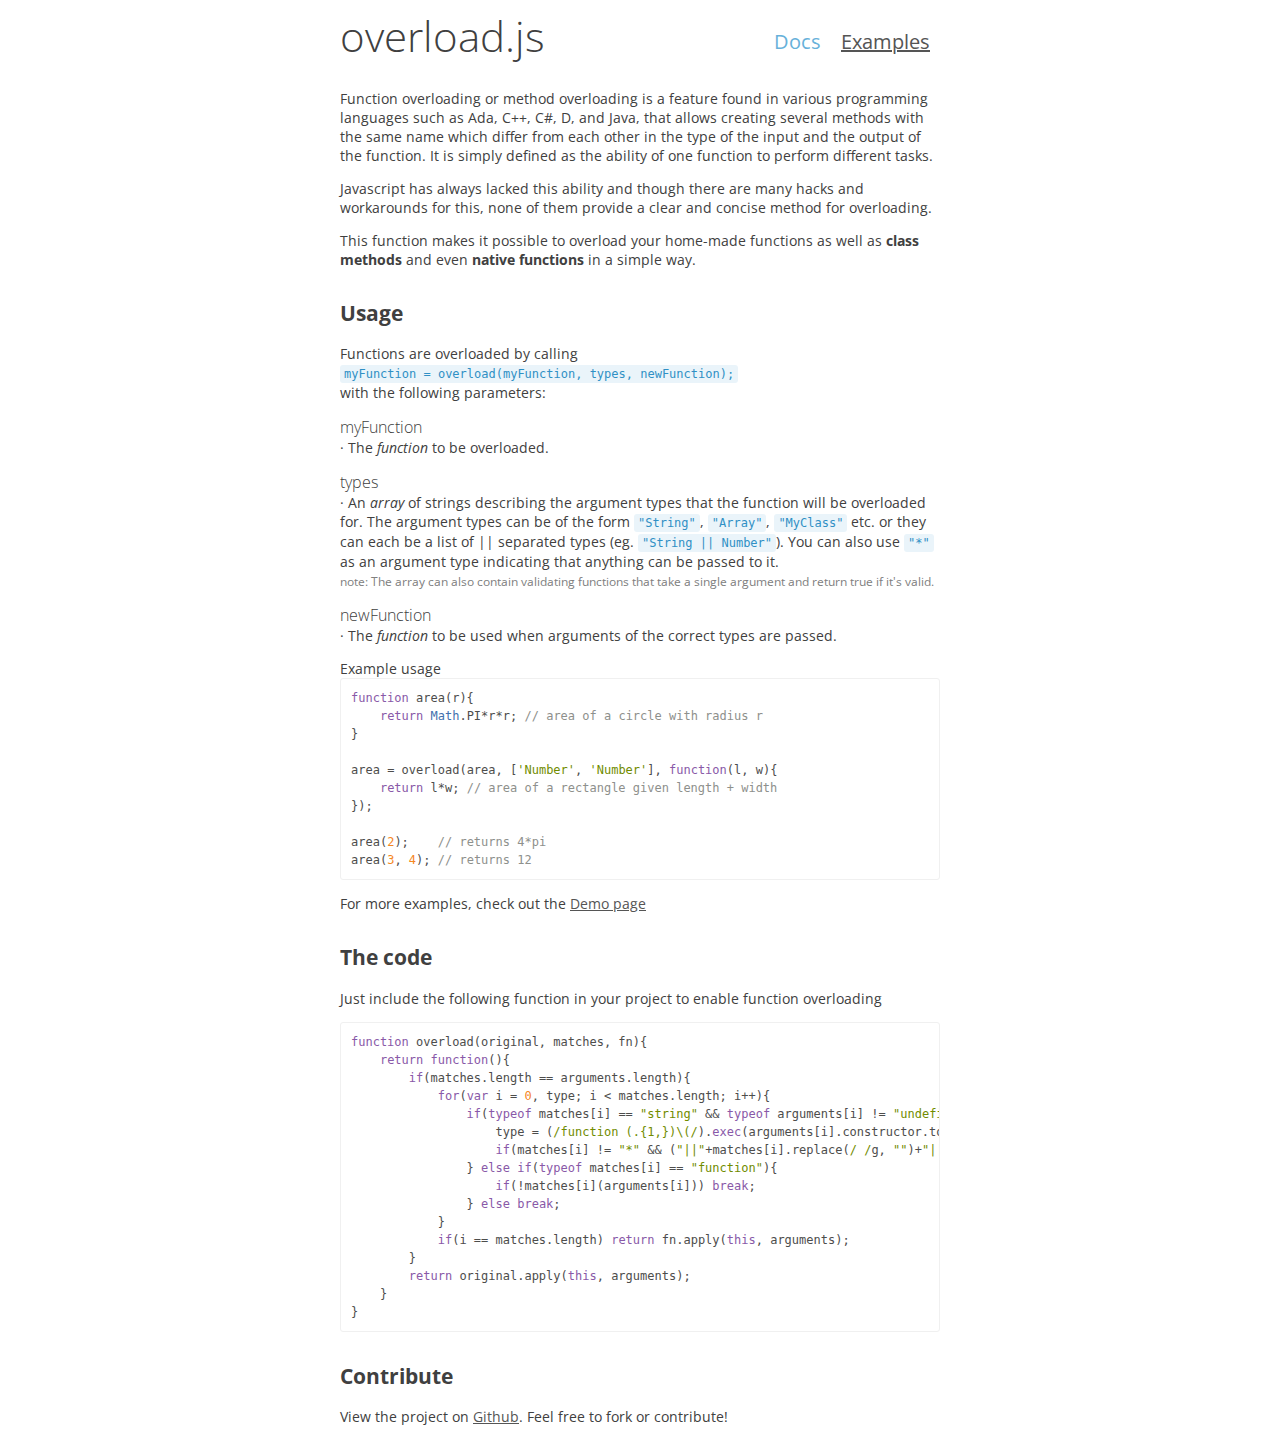
<file: index.html>
<!DOCTYPE html>
<html xmlns="http://www.w3.org/1999/html">
<head>
    <title>Overload.js</title>

    <link href="http://fonts.googleapis.com/css?family=Open+Sans:300,400,700" rel="stylesheet" type="text/css">
    <link href="assets/style.css" rel="stylesheet" type="text/css">
    <link href="assets/google-code-prettify/prettify.css" rel="stylesheet" type="text/css">
    <script type="text/javascript">

        var _gaq = _gaq || [];
        _gaq.push(['_setAccount', 'UA-40259603-1']);
        _gaq.push(['_trackPageview']);

        (function() {
            var ga = document.createElement('script'); ga.type = 'text/javascript'; ga.async = true;
            ga.src = ('https:' == document.location.protocol ? 'https://ssl' : 'http://www') + '.google-analytics.com/ga.js';
            var s = document.getElementsByTagName('script')[0]; s.parentNode.insertBefore(ga, s);
        })();

    </script>
</head>
<body>
<div class="container">
    <div class="module">
        <div class="clearfix">
            <h1 class="brand">overload.js</h1>
            <ul class="nav">
                <li class="active"><a href="index.html" title="Documentation">Docs</a></li>
                <li><a href="examples.html" title="Examples">Examples</a></li>
            </ul>
        </div>
        <p>Function overloading or method overloading is a feature found in various programming languages such as Ada, C++, C#, D, and Java, that allows creating several methods with the same name which differ from each other in the type of the input and the output of the function. It is simply defined as the ability of one function to perform different tasks.</p>
        <p>Javascript has always lacked this ability and though there are many hacks and workarounds for this, none of them provide a clear and concise method for overloading.</p>
        <p>This function makes it possible to overload your home-made functions as well as <strong>class methods</strong> and even <strong>native functions</strong> in a simple way.</p>
    </div>
    <div class="module">
        <h2>Usage</h2>
        <p>
            Functions are overloaded by calling<br>
            <code>myFunction = overload(myFunction, types, newFunction);</code><br>
            with the following parameters:<br>
        </p>
        <h3>myFunction</h3><p class="lead">&middot; The <em>function</em> to be overloaded.</p>
        <h3>types</h3><p class="lead">&middot; An <em>array</em> of strings describing the argument types that the function will be overloaded for. The argument types can be of the form <code>"String"</code>, <code>"Array"</code>, <code>"MyClass"</code> etc. or they can each be a list of || separated types (eg. <code>"String || Number"</code>). You can also use <code>"*"</code> as an argument type indicating that anything can be passed to it.<br>
        <span class="note">note: The array can also contain validating functions that take a single argument and return true if it's valid.</span></p>
        <h3>newFunction</h3><p class="lead">&middot; The <em>function</em> to be used when arguments of the correct types are passed.</p>
        Example usage
        <pre class="prettyprint lead">
function area(r){
    return Math.PI*r*r; // area of a circle with radius r
}

area = overload(area, ['Number', 'Number'], function(l, w){
    return l*w; // area of a rectangle given length + width
});

area(2);    // returns 4*pi
area(3, 4); // returns 12</pre>
        <p>For more examples, check out the <a href="examples.html" title="examples">Demo page</a></p>
    </div>
    <div class="module">
        <h2>The code</h2>
        <p class="lead">Just include the following function in your project to enable function overloading</p>
        <pre class="prettyprint lead">
function overload(original, matches, fn){
    return function(){
        if(matches.length == arguments.length){
            for(var i = 0, type; i < matches.length; i++){
                if(typeof matches[i] == "string" && typeof arguments[i] != "undefined" && arguments[i] != null){
                    type = (/function (.{1,})\(/).exec(arguments[i].constructor.toString())[1];
                    if(matches[i] != "*" && ("||"+matches[i].replace(/ /g, "")+"||").split("||"+type+"||").length <= 1) break;
                } else if(typeof matches[i] == "function"){
                    if(!matches[i](arguments[i])) break;
                } else break;
            }
            if(i == matches.length) return fn.apply(this, arguments);
        }
        return original.apply(this, arguments);
    }
}
</pre>
    </div>
    <div class="module">
        <h2>Contribute</h2>
        <p>View the project on <a href="https://github.com/marcusaspin/overloadjs">Github</a>. Feel free to fork or contribute!</p>
    </div>
</div>

<script type="text/javascript" src="assets/google-code-prettify/prettify.js"></script>
<script type="text/javascript">prettyPrint()</script>

<script type="text/javascript" src="overload.js"></script>
</body>
</html>
</file>
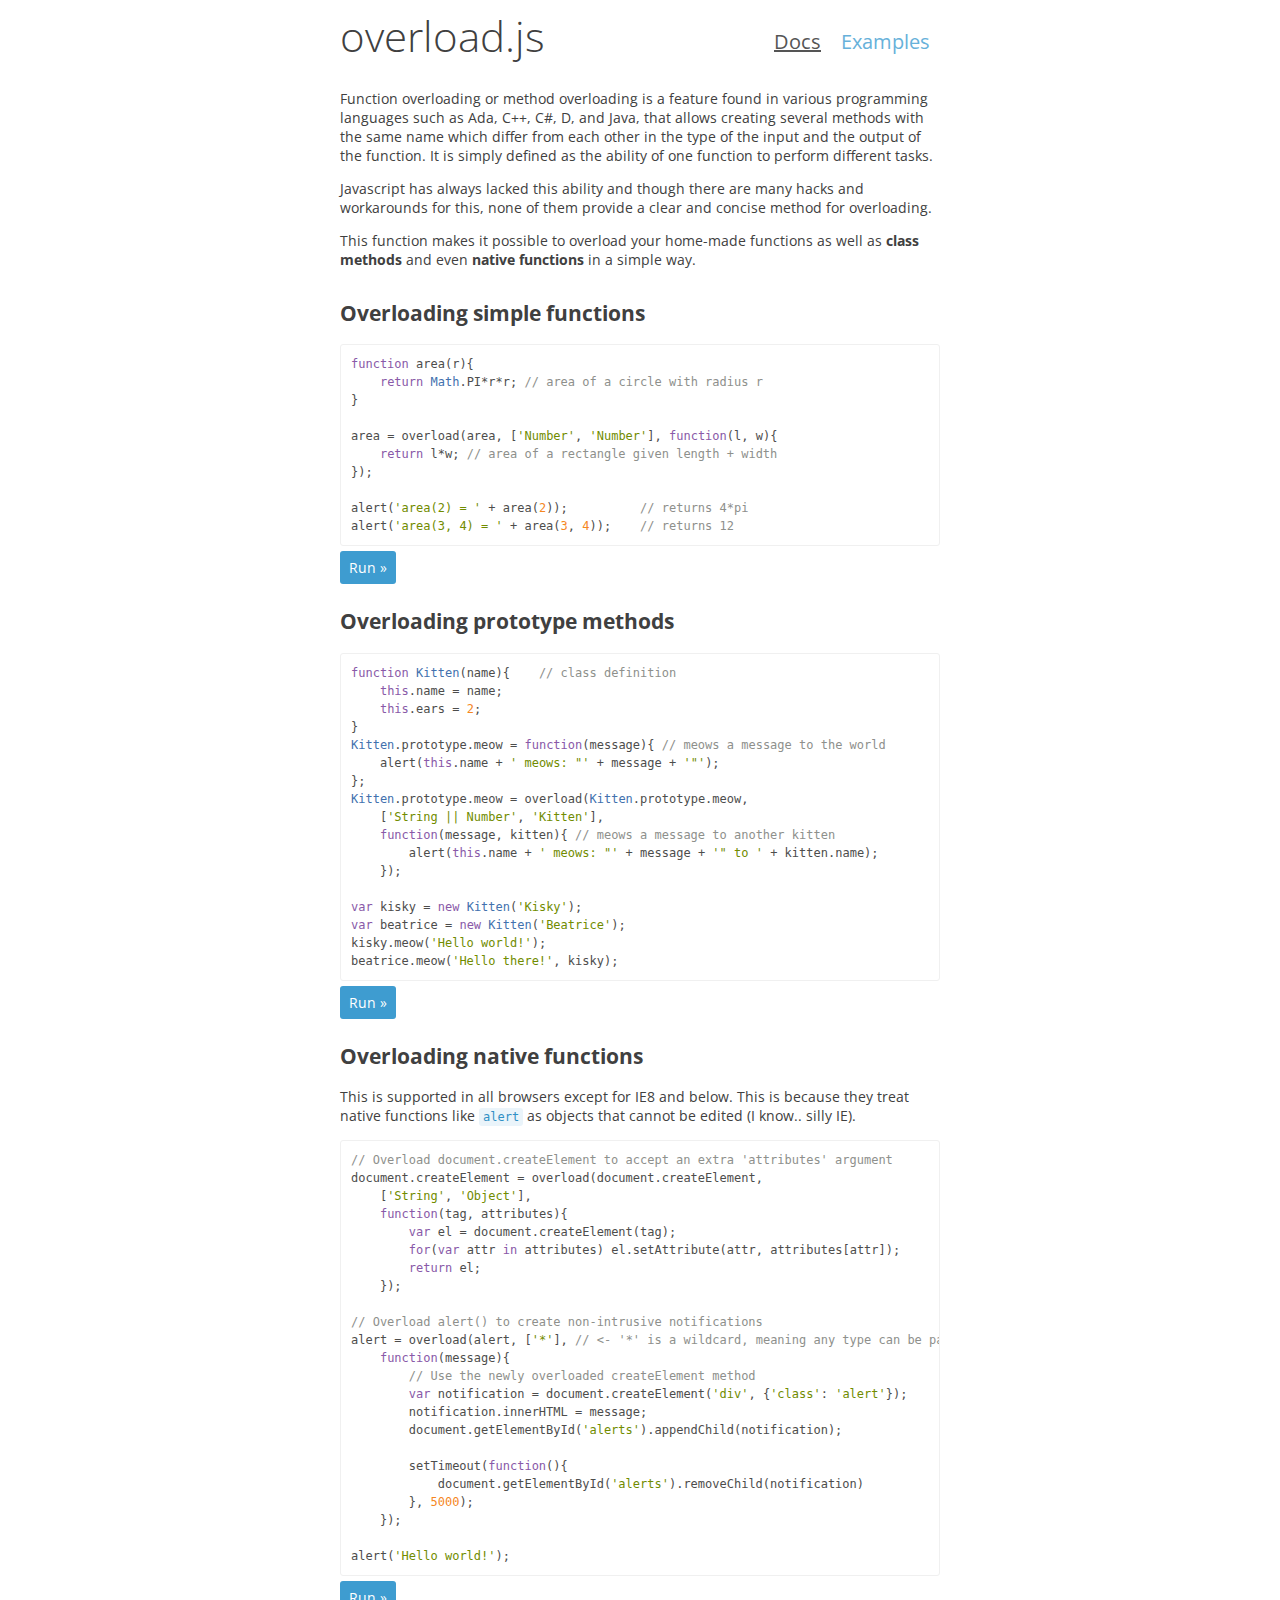
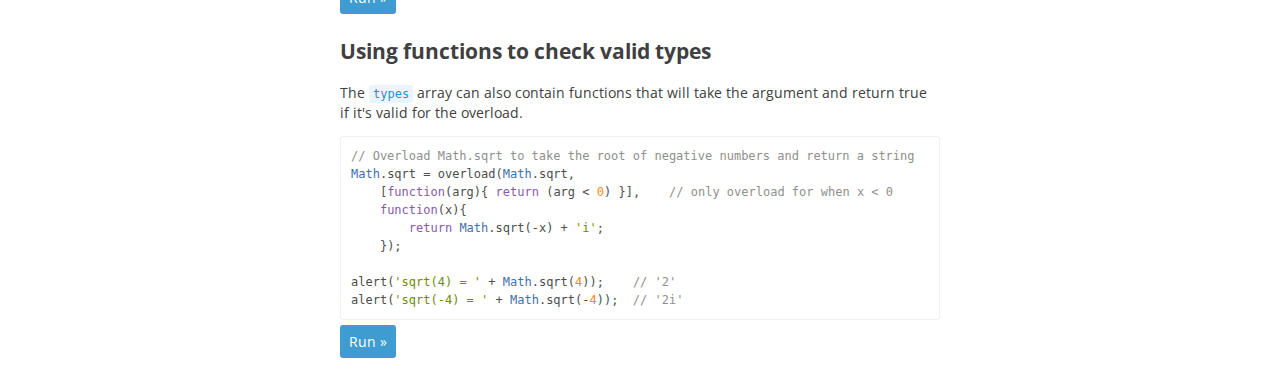
<file: examples.html>
<!DOCTYPE html>
<html xmlns="http://www.w3.org/1999/html">
<head>
    <title>Overload.js</title>

    <link href="http://fonts.googleapis.com/css?family=Open+Sans:300,400,700" rel="stylesheet" type="text/css">
    <link href="assets/style.css" rel="stylesheet" type="text/css">
    <link href="assets/google-code-prettify/prettify.css" rel="stylesheet" type="text/css">
</head>
<body>
<div class="container">
    <div class="module">
        <div class="clearfix">
            <h1 class="brand">overload.js</h1>
            <ul class="nav">
                <li><a href="index.html" title="Documentation">Docs</a></li>
                <li class="active"><a href="examples.html" title="Examples">Examples</a></li>
            </ul>
        </div>
        <p>Function overloading or method overloading is a feature found in various programming languages such as Ada, C++, C#, D, and Java, that allows creating several methods with the same name which differ from each other in the type of the input and the output of the function. It is simply defined as the ability of one function to perform different tasks.</p>
        <p>Javascript has always lacked this ability and though there are many hacks and workarounds for this, none of them provide a clear and concise method for overloading.</p>
        <p>This function makes it possible to overload your home-made functions as well as <strong>class methods</strong> and even <strong>native functions</strong> in a simple way.</p>
    </div>
    <div class="module">
        <h2>Overloading simple functions</h2>
        <pre class="prettyprint lead" id="example1">
function area(r){
    return Math.PI*r*r; // area of a circle with radius r
}

area = overload(area, ['Number', 'Number'], function(l, w){
    return l*w; // area of a rectangle given length + width
});

alert('area(2) = ' + area(2));          // returns 4*pi
alert('area(3, 4) = ' + area(3, 4));    // returns 12</pre>
        <a class="btn" onclick="example(1)">Run &raquo;</a>
    </div>
    <div class="module">
        <h2>Overloading prototype methods</h2>
        <pre class="prettyprint lead">
function Kitten(name){    // class definition
    this.name = name;
    this.ears = 2;
}
Kitten.prototype.meow = function(message){ // meows a message to the world
    alert(this.name + ' meows: "' + message + '"');
};
Kitten.prototype.meow = overload(Kitten.prototype.meow,
    ['String || Number', 'Kitten'],
    function(message, kitten){ // meows a message to another kitten
        alert(this.name + ' meows: "' + message + '" to ' + kitten.name);
    });

var kisky = new Kitten('Kisky');
var beatrice = new Kitten('Beatrice');
kisky.meow('Hello world!');
beatrice.meow('Hello there!', kisky);</pre>
        <a class="btn" onclick="example(2)">Run &raquo;</a>
    </div>
    <div class="module">
        <h2>Overloading native functions</h2>
        <p>This is supported in all browsers except for IE8 and below. This is because they treat native functions like <code>alert</code> as objects that cannot be edited (I know.. silly IE).</p>
        <pre class="prettyprint lead">
// Overload document.createElement to accept an extra 'attributes' argument
document.createElement = overload(document.createElement,
    ['String', 'Object'],
    function(tag, attributes){
        var el = document.createElement(tag);
        for(var attr in attributes) el.setAttribute(attr, attributes[attr]);
        return el;
    });

// Overload alert() to create non-intrusive notifications
alert = overload(alert, ['*'], // <- '*' is a wildcard, meaning any type can be passed to the function
    function(message){
        // Use the newly overloaded createElement method
        var notification = document.createElement('div', {'class': 'alert'});
        notification.innerHTML = message;
        document.getElementById('alerts').appendChild(notification);

        setTimeout(function(){
            document.getElementById('alerts').removeChild(notification)
        }, 5000);
    });

alert('Hello world!');</pre>
        <a class="btn" onclick="example(3)">Run &raquo;</a>
    </div>
    <div class="module">
        <h2>Using functions to check valid types</h2>
        <p class="lead">The <code>types</code> array can also contain functions that will take the argument and return true if it's valid for the overload.</p>
        <pre class="prettyprint lead">
// Overload Math.sqrt to take the root of negative numbers and return a string
Math.sqrt = overload(Math.sqrt,
    [function(arg){ return (arg < 0) }],    // only overload for when x < 0
    function(x){
        return Math.sqrt(-x) + 'i';
    });

alert('sqrt(4) = ' + Math.sqrt(4));    // '2'
alert('sqrt(-4) = ' + Math.sqrt(-4));  // '2i'</pre>
        <a class="btn" onclick="example(4)">Run &raquo;</a>
    </div>
</div>

<div id="alerts"></div>

<script type="text/javascript" src="assets/google-code-prettify/prettify.js"></script>
<script type="text/javascript">prettyPrint()</script>

<script type="text/javascript" src="overload.js"></script>
<script type="text/javascript" src="assets/examples.js"></script>
</body>
</html>
</file>
<file: assets/style.css>
.clearfix:after{content:".";display:block;clear:both;visibility:hidden;line-height:0;height:0}body{font-family:"Open Sans","Helvetica Neue",Helvetica,sans-serif;font-size:14px;color:#404040}code{background-color:#eaf4fa;color:#3090c5;font-family:Menlo,"Bitstream Vera Sans Mono","DejaVu Sans Mono",Monaco,Consolas,monospace;font-size:12px;line-height:1.5;padding:2px 4px;border-radius:3px}h3,h4,h5,h6{font-weight:200;margin:0}a{color:#555}a:hover{color:#888}a.btn{color:white;cursor:pointer;background-color:#3e9cd0;padding:7px 9px;border-radius:3px;text-decoration:none}a.btn:active{color:#eee;box-shadow:0 2px 4px 2px #2d87b8 inset}.center{width:100%;text-align:center}.lead{margin-top:0;padding-top:0}h1.brand{font-weight:200;line-height:0;font-size:3em;float:left}.nav{float:right;text-align:right;list-style:none;margin:0;font-size:20px}.nav li{float:left;padding:20px 10px}.nav li.active a{color:#67b1da;text-decoration:none}.container{max-width:600px;margin:0 auto}.module{margin-bottom:30px}.note{color:#808080;font-size:12px;line-height:1}#alerts{position:fixed;right:20px;top:20px}#alerts .alert{background-color:#eaf4fa;border:1px solid #98cae6;border-radius:4px;box-shadow:0 1px 4px rgba(0,0,0,0.2);color:#3090c5;margin-bottom:10px;padding:10px;width:270px}
</file>
<file: assets/google-code-prettify/prettify.css>
/* Tomorrow Theme */
/* Original theme - https://github.com/chriskempson/tomorrow-theme */
/* Pretty printing styles. Used with prettify.js. */
/* SPAN elements with the classes below are added by prettyprint. */
/* plain text */
.pln {
    color: #4d4d4c;
}

@media screen {
    /* string content */
    .str {
        color: #718c00;
    }

    /* a keyword */
    .kwd {
        color: #8959a8;
    }

    /* a comment */
    .com {
        color: #8e908c;
    }

    /* a type name */
    .typ {
        color: #4271ae;
    }

    /* a literal value */
    .lit {
        color: #f5871f;
    }

    /* punctuation */
    .pun {
        color: #4d4d4c;
    }

    /* lisp open bracket */
    .opn {
        color: #4d4d4c;
    }

    /* lisp close bracket */
    .clo {
        color: #4d4d4c;
    }

    /* a markup tag name */
    .tag {
        color: #c82829;
    }

    /* a markup attribute name */
    .atn {
        color: #f5871f;
    }

    /* a markup attribute value */
    .atv {
        color: #3e999f;
    }

    /* a declaration */
    .dec {
        color: #f5871f;
    }

    /* a variable name */
    .var {
        color: #c82829;
    }

    /* a function name */
    .fun {
        color: #4271ae;
    }
}
/* Use higher contrast and text-weight for printable form. */
@media print, projection {
    .str {
        color: #006600;
    }

    .kwd {
        color: #006;
        font-weight: bold;
    }

    .com {
        color: #600;
        font-style: italic;
    }

    .typ {
        color: #404;
        font-weight: bold;
    }

    .lit {
        color: #004444;
    }

    .pun, .opn, .clo {
        color: #444400;
    }

    .tag {
        color: #006;
        font-weight: bold;
    }

    .atn {
        color: #440044;
    }

    .atv {
        color: #006600;
    }
}
/* Style */
pre.prettyprint, code.prettyprint {
    border: 1px solid #f0f0f0;
    border-radius: 3px;
    font-family: Menlo, "Bitstream Vera Sans Mono", "DejaVu Sans Mono", Monaco, Consolas, monospace;
    font-size: 12px;
    line-height: 1.5;
    overflow-x: auto;
    padding: 10px;
}

/* Specify class=linenums on a pre to get line numbering */
ol.linenums {
    margin-top: 0;
    margin-bottom: 0;
}

/* IE indents via margin-left */
li.L0,
li.L1,
li.L2,
li.L3,
li.L4,
li.L5,
li.L6,
li.L7,
li.L8,
li.L9 {
    /* */
}

/* Alternate shading for lines */
li.L1,
li.L3,
li.L5,
li.L7,
li.L9 {
    /* */
}
</file>
